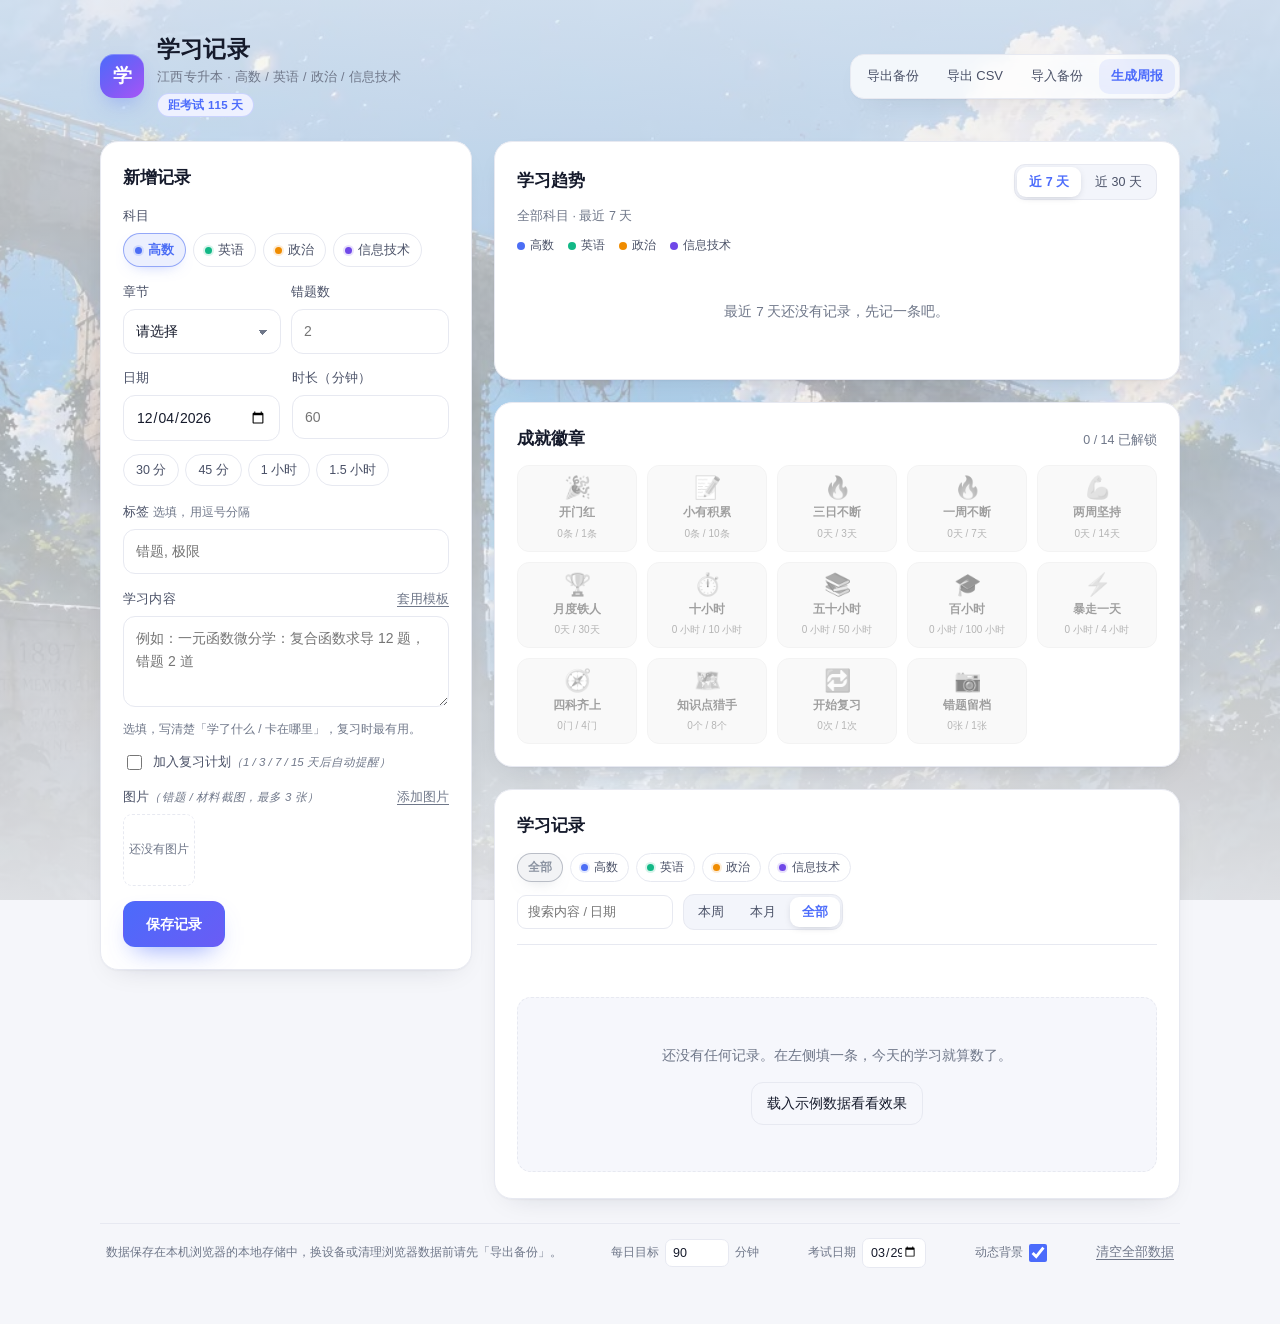
<file: index.html>
<!DOCTYPE html>
<html lang="zh-CN">
<head>
  <meta charset="UTF-8">
  <meta name="viewport" content="width=device-width, initial-scale=1, viewport-fit=cover">
  <title>学习记录 · 江西专升本（高数 / 英语 / 政治 / 信息技术）</title>
  <meta name="description" content="江西专升本个人学习记录：按科目与知识点记录每日学习内容与时长">

  <!-- PWA：加到主屏幕后全屏运行、有独立图标（manifest 由 app.js 在 http/https 下动态挂载，
       避免 file:// 打开时浏览器因 CORS 拒绝加载而在控制台报错） -->
  <meta name="theme-color" content="#4b6bfb">
  <meta name="mobile-web-app-capable" content="yes">
  <meta name="apple-mobile-web-app-capable" content="yes">
  <meta name="apple-mobile-web-app-status-bar-style" content="default">
  <meta name="apple-mobile-web-app-title" content="学习记录">
  <link rel="apple-touch-icon" href="apple-touch-icon.png">
  <link rel="icon" href="favicon.png" type="image/png">

  <link rel="stylesheet" href="styles.css">
</head>
<body>
  <!-- 动态背景（404 同款视频，本地压缩版；默认开，可在页脚关闭） -->
  <div class="app-bg" id="app-bg" aria-hidden="true">
    <video
      class="app-bg-video"
      id="bg-video"
      src="bg-app.mp4"
      poster="bg-app-poster.jpg"
      autoplay
      loop
      muted
      playsinline
      preload="auto"
    ></video>
    <div class="app-bg-scrim"></div>
  </div>

  <div class="app">
    <header class="app-header">
      <div class="brand">
        <span class="brand-mark" aria-hidden="true">学</span>
        <div class="brand-text">
          <h1>学习记录</h1>
          <p class="brand-sub">江西专升本 · 高数 / 英语 / 政治 / 信息技术</p>
          <p class="exam-pill" id="exam-pill" hidden></p>
        </div>
      </div>
      <div class="header-actions">
        <button type="button" class="btn ghost" id="export-btn">导出备份</button>
        <button type="button" class="btn ghost" id="csv-btn">导出 CSV</button>
        <button type="button" class="btn ghost" id="import-btn">导入备份</button>
        <button type="button" class="btn ghost accent-btn" id="report-btn">生成周报</button>
        <input type="file" id="import-input" accept=".json,application/json" hidden>
      </div>
    </header>

    <div class="banner" id="storage-warning" hidden>
      当前浏览器禁用了本地存储（可能处于无痕模式），本次记录不会被保存。建议换用普通窗口，或改用本地服务器方式打开。
    </div>

    <div class="banner" id="load-warning" hidden></div>

    <main class="layout">
      <!-- 录入 -->
      <section class="card form-card" aria-labelledby="form-title">
        <div class="card-head">
          <h2 id="form-title">新增记录</h2>
          <button type="button" class="collapse-btn" id="form-toggle" aria-expanded="true" aria-controls="record-form">收起</button>
        </div>

        <form id="record-form" novalidate>
          <div class="field">
            <span class="label" id="subject-label">科目</span>
            <div class="chips" id="subject-chips" role="group" aria-labelledby="subject-label"></div>
            <p class="err" id="err-subject" aria-live="polite" hidden></p>
          </div>

          <!-- 按科目切换的差异化字段（章节 / 错题数 / 词汇量…），由 app.js 动态渲染 -->
          <div class="extra-fields" id="extra-fields"></div>

          <div class="field-row">
            <div class="field">
              <label class="label" for="date-input">日期</label>
              <input type="date" id="date-input" aria-describedby="err-date" required>
              <p class="err" id="err-date" aria-live="polite" hidden></p>
            </div>
            <div class="field">
              <label class="label" for="minutes-input">时长（分钟）</label>
              <input type="number" id="minutes-input" min="1" max="1440" step="5" inputmode="numeric" placeholder="60" aria-describedby="err-minutes" required>
              <p class="err" id="err-minutes" aria-live="polite" hidden></p>
            </div>
          </div>

          <div class="quick-minutes" id="quick-minutes" role="group" aria-label="常用时长">
            <button type="button" class="quick-btn" data-minutes="30">30 分</button>
            <button type="button" class="quick-btn" data-minutes="45">45 分</button>
            <button type="button" class="quick-btn" data-minutes="60">1 小时</button>
            <button type="button" class="quick-btn" data-minutes="90">1.5 小时</button>
          </div>

          <div class="field">
            <label class="label" for="tags-input">标签 <span class="label-note">选填，用逗号分隔</span></label>
            <input type="text" id="tags-input" maxlength="80" placeholder="错题, 极限" aria-describedby="err-tags">
            <p class="err" id="err-tags" aria-live="polite" hidden></p>
          </div>

          <div class="field">
            <div class="label-row">
              <label class="label" for="content-input">学习内容</label>
              <button type="button" class="link" id="template-btn">套用模板</button>
            </div>
            <textarea id="content-input" rows="3" maxlength="2000" aria-describedby="content-hint err-content" placeholder="例如：一元函数微分学：复合函数求导 12 题，错题 2 道"></textarea>
            <p class="hint" id="content-hint">选填，写清楚「学了什么 / 卡在哪里」，复习时最有用。</p>
            <p class="err" id="err-content" aria-live="polite" hidden></p>
          </div>

          <label class="checkbox" for="review-input">
            <input type="checkbox" id="review-input">
            <span>加入复习计划<em class="label-note">（1 / 3 / 7 / 15 天后自动提醒）</em></span>
          </label>

          <div class="field">
            <div class="label-row">
              <span class="label" id="image-label">图片<em class="label-note">（错题 / 材料截图，最多 3 张）</em></span>
              <button type="button" class="link" id="image-btn">添加图片</button>
            </div>
            <div class="image-strip" id="image-strip" aria-labelledby="image-label"></div>
            <input type="file" id="image-input" accept="image/*" multiple hidden>
          </div>

          <p class="err form-err" id="err-form" aria-live="polite" hidden></p>

          <div class="form-actions">
            <button type="submit" class="btn primary" id="submit-btn">保存记录</button>
            <button type="button" class="btn ghost" id="cancel-btn" hidden>取消编辑</button>
          </div>
        </form>
      </section>

      <div class="stack">
        <!-- 今日复习 -->
        <section class="card review-card" id="review-card" aria-labelledby="review-title" hidden>
          <div class="list-head">
            <h2 id="review-title">今日复习</h2>
            <p class="list-count" id="review-count"></p>
          </div>
          <div class="review-list" id="review-list"></div>
        </section>

        <!-- 趋势图 -->
        <section class="card chart-card" aria-labelledby="chart-title">
          <div class="list-head">
            <h2 id="chart-title">学习趋势</h2>
            <div class="segmented" id="chart-range" role="group" aria-label="趋势时间范围">
              <button type="button" data-days="7" aria-pressed="true">近 7 天</button>
              <button type="button" data-days="30" aria-pressed="false">近 30 天</button>
            </div>
          </div>
          <p class="chart-meta" id="chart-meta"></p>
          <p class="chart-compare" id="chart-compare" hidden></p>
          <div class="legend" id="chart-legend"></div>
          <div class="chart" id="trend-chart"></div>
        </section>

        <!-- 知识点分布 -->
        <section class="card knowledge-card" id="knowledge-card" aria-labelledby="knowledge-title" hidden>
          <div class="list-head">
            <h2 id="knowledge-title">知识点分布</h2>
            <p class="list-count" id="knowledge-meta"></p>
          </div>
          <div class="knowledge-list" id="knowledge-list"></div>
        </section>

        <!-- 成就徽章 -->
        <section class="card badge-card" aria-labelledby="badge-title">
          <div class="list-head">
            <h2 id="badge-title">成就徽章</h2>
            <p class="list-count" id="badge-count"></p>
          </div>
          <div class="badge-grid" id="badge-grid"></div>
        </section>

        <!-- 查看 -->
        <section class="card list-card" aria-labelledby="list-title">
          <div class="list-head">
            <h2 id="list-title">学习记录</h2>
            <p class="list-count" id="list-count"></p>
          </div>

          <div class="filters">
            <div class="chips chips-sm" id="filter-subjects" role="group" aria-label="按科目筛选"></div>
            <div class="filters-tools">
              <input type="search" id="search-input" class="search-input" placeholder="搜索内容 / 日期" aria-label="搜索学习记录">
              <div class="segmented" id="filter-range" role="group" aria-label="按时间筛选">
                <button type="button" data-range="week">本周</button>
                <button type="button" data-range="month">本月</button>
                <button type="button" data-range="all">全部</button>
              </div>
            </div>
          </div>

          <div class="summary" id="summary"></div>

          <div class="totals" id="totals" hidden></div>

          <div class="tag-stats" id="tag-stats" hidden></div>

          <div class="records" id="records"></div>
        </section>
      </div>
    </main>

    <footer class="app-footer">
      <span>数据保存在本机浏览器的本地存储中，换设备或清理浏览器数据前请先「导出备份」。</span>
      <label class="goal-setting" for="goal-input">
        每日目标
        <input type="number" id="goal-input" min="10" max="1440" step="10" inputmode="numeric" aria-label="每日目标分钟数">
        分钟
      </label>
      <label class="goal-setting" for="exam-input">
        考试日期
        <input type="date" id="exam-input" aria-label="考试日期">
      </label>
      <label class="goal-setting toggle-setting" for="video-bg-input">
        动态背景
        <input type="checkbox" id="video-bg-input" aria-label="开关动态视频背景">
      </label>
      <button type="button" class="link danger" id="clear-btn">清空全部数据</button>
    </footer>
  </div>

  <dialog class="report-dialog" id="report-dialog" aria-labelledby="report-title">
    <div class="dialog-head">
      <h2 id="report-title">最近 7 天复盘</h2>
      <button type="button" class="icon-btn" id="report-close">关闭</button>
    </div>
    <pre class="report-text" id="report-text"></pre>
    <div class="dialog-actions">
      <button type="button" class="btn primary" id="report-copy">复制文字</button>
      <button type="button" class="btn" id="card-btn">生成战报图片</button>
      <span class="hint" id="report-hint">可直接粘贴到日记 / 复盘文档里</span>
    </div>
  </dialog>

  <dialog class="card-dialog" id="card-dialog" aria-label="本周战报卡片">
    <div class="dialog-head">
      <h2>本周战报</h2>
      <button type="button" class="icon-btn" id="card-close">关闭</button>
    </div>
    <div class="card-preview">
      <canvas id="card-canvas" width="1080" height="1440" aria-label="本周战报卡片图"></canvas>
    </div>
    <div class="dialog-actions">
      <button type="button" class="btn primary" id="card-download">保存图片</button>
      <span class="hint" id="card-hint">保存后可以发朋友圈 / 发给同学</span>
    </div>
  </dialog>

  <dialog class="image-dialog" id="image-dialog" aria-label="查看图片">
    <div class="dialog-head">
      <h2>错题图片</h2>
      <button type="button" class="icon-btn" id="image-close">关闭</button>
    </div>
    <div class="image-viewer-wrap">
      <img id="image-viewer" alt="记录图片">
    </div>
  </dialog>

  <div class="toast" id="toast" role="status" aria-live="polite" hidden>
    <span class="toast-text" id="toast-text"></span>
    <button type="button" class="toast-action" id="toast-action" hidden>撤销</button>
  </div>

  <script src="files.js"></script>
  <script src="store.js"></script>
  <script src="app.js"></script>
</body>
</html>
</file>
<file: styles.css>
/* ============================================================
   学习记录 —— 样式表
   设计原则：单列信息流、弱装饰、科目靠颜色区分，移动端优先可用
   ============================================================ */

:root {
  color-scheme: light;
  --bg: #f5f6fa;
  --bg-scrim-1: rgba(245, 246, 250, .84);
  --bg-scrim-2: rgba(245, 246, 250, .66);
  --bg-scrim-3: rgba(245, 246, 250, .90);
  --card: #ffffff;
  --surface: #f3f5fb;
  --text: #151a2b;
  --text-2: #4a5167;
  --muted: #6f7789;
  --line: #e7e9f1;
  --line-strong: #d6dae6;
  --accent: #4b6bfb;
  --accent-2: #8b5cf6;
  --accent-soft: #eef1ff;
  --on-accent: #ffffff;
  --danger: #d6336c;
  --warn: #e8590c;
  --success: #2f9e44;
  --radius: 18px;
  --radius-sm: 12px;
  --shadow: 0 1px 2px rgba(19, 25, 48, .04), 0 10px 30px -16px rgba(19, 25, 48, .18);
  --shadow-lg: 0 2px 4px rgba(19, 25, 48, .04), 0 24px 60px -28px rgba(19, 25, 48, .28);
  --ring: 0 0 0 3px rgba(75, 107, 251, .16);
}

@media (prefers-color-scheme: dark) {
  :root {
    color-scheme: dark; /* 让原生日期选择器图标跟随深色背景 */
    --bg: #0f1115;
  --bg-scrim-1: rgba(15, 17, 21, .86);
  --bg-scrim-2: rgba(15, 17, 21, .80);
  --bg-scrim-3: rgba(15, 17, 21, .94);
    --card: #171a21;
    --surface: #1c212b;
    --text: #eceff6;
    --text-2: #b9c0cd;
    --muted: #808897;
    --line: #262b35;
    --line-strong: #333a47;
    --accent: #8aa2ff;
    --accent-2: #b794ff;
    --accent-soft: #1d2333;
    --on-accent: #0b0f18; /* 浅色主按钮配深色文字，保证对比度 */
    --danger: #f06595;
    --warn: #ffa94d;
    --success: #63d471;
    --shadow: 0 1px 2px rgba(0, 0, 0, .35), 0 10px 30px -16px rgba(0, 0, 0, .6);
    --shadow-lg: 0 2px 6px rgba(0, 0, 0, .4), 0 24px 60px -28px rgba(0, 0, 0, .8);
    --ring: 0 0 0 3px rgba(138, 162, 255, .22);
  }
}

* { box-sizing: border-box; }

html, body {
  margin: 0;
  padding: 0;
}

body {
  background-color: var(--bg);
  background-image:
    radial-gradient(900px 420px at 12% -10%, rgba(75, 107, 251, .10), transparent 62%),
    radial-gradient(760px 380px at 92% -6%, rgba(139, 92, 246, .09), transparent 60%);
  background-attachment: fixed;
  color: var(--text);
  font-family: -apple-system, BlinkMacSystemFont, "Segoe UI", "PingFang SC",
    "Hiragino Sans GB", "Microsoft YaHei", "Source Han Sans SC", sans-serif;
  font-size: 15px;
  line-height: 1.6;
  -webkit-font-smoothing: antialiased;
  text-rendering: optimizeLegibility;
}

@media (prefers-color-scheme: dark) {
  body {
    background-image:
      radial-gradient(900px 420px at 12% -10%, rgba(75, 107, 251, .16), transparent 62%),
      radial-gradient(760px 380px at 92% -6%, rgba(139, 92, 246, .13), transparent 60%);
  }
}

h1, h2, h3, p { margin: 0; }

.app {
  max-width: 1120px;
  margin: 0 auto;
  padding: 36px 20px 56px;
}

/* ---------- 顶部 ---------- */

.app-header {
  display: flex;
  align-items: center;
  justify-content: space-between;
  gap: 20px;
  flex-wrap: wrap;
  margin-bottom: 24px;
}

.brand {
  display: flex;
  align-items: center;
  gap: 13px;
  min-width: 0;
}

.brand-mark {
  width: 44px;
  height: 44px;
  flex: 0 0 auto;
  border-radius: 14px;
  display: flex;
  align-items: center;
  justify-content: center;
  color: #fff;
  font-size: 19px;
  font-weight: 700;
  letter-spacing: 0;
  background: linear-gradient(140deg, #4b6bfb 0%, #7b5cf6 55%, #a855f7 100%);
  box-shadow: 0 10px 24px -10px rgba(75, 107, 251, .65), inset 0 1px 0 rgba(255, 255, 255, .25);
}

.brand-text { min-width: 0; }

.brand h1 {
  font-size: 23px;
  font-weight: 750;
  letter-spacing: .2px;
  line-height: 1.2;
}

.brand-sub {
  margin-top: 3px;
  color: var(--muted);
  font-size: 12.5px;
  letter-spacing: .3px;
}

.exam-pill {
  display: inline-flex;
  align-items: center;
  margin-top: 6px;
  font-size: 11.5px;
  font-weight: 650;
  color: var(--accent);
  background: var(--accent-soft);
  border: 1px solid color-mix(in srgb, var(--accent) 22%, transparent);
  border-radius: 999px;
  padding: 2px 10px;
  letter-spacing: .2px;
}

.exam-pill.urgent {
  color: var(--warn);
  background: color-mix(in srgb, var(--warn) 12%, transparent);
  border-color: color-mix(in srgb, var(--warn) 30%, transparent);
}

.exam-pill.past {
  color: var(--muted);
  background: var(--surface);
  border-color: var(--line);
}

.header-actions {
  display: flex;
  gap: 4px;
  padding: 4px;
  background: color-mix(in srgb, var(--card) 78%, transparent);
  border: 1px solid var(--line);
  border-radius: 14px;
  box-shadow: var(--shadow);
  backdrop-filter: blur(8px);
}

.header-actions .btn {
  border: 0;
  background: transparent;
  box-shadow: none;
  font-size: 13px;
  padding: 7px 12px;
  border-radius: 10px;
  color: var(--text-2);
}

.header-actions .btn:hover {
  background: var(--accent-soft);
  color: var(--accent);
}

.header-actions .btn.accent-btn {
  color: var(--accent);
  font-weight: 600;
  background: color-mix(in srgb, var(--accent) 9%, transparent);
}

/* ---------- 按钮 ---------- */

.btn {
  appearance: none;
  border: 1px solid var(--line);
  background: var(--card);
  color: var(--text);
  font: inherit;
  font-size: 14px;
  padding: 9px 15px;
  border-radius: var(--radius-sm);
  cursor: pointer;
  transition: background .18s, border-color .18s, transform .12s, box-shadow .18s, color .18s;
  white-space: nowrap;
}

.btn:hover { border-color: var(--line-strong); box-shadow: 0 6px 16px -10px rgba(19, 25, 48, .3); }
.btn:active { transform: translateY(1px); }

.btn:focus-visible,
.chip:focus-visible,
.quick-btn:focus-visible,
.icon-btn:focus-visible,
.link:focus-visible {
  outline: none;
  box-shadow: var(--ring);
}

.btn.primary {
  background: linear-gradient(135deg, var(--accent) 0%, #6a5cf5 100%);
  border-color: transparent;
  color: var(--on-accent);
  font-weight: 650;
  padding: 11px 22px;
  box-shadow: 0 12px 26px -12px rgba(75, 107, 251, .7);
}

.btn.primary:hover { filter: brightness(1.05); box-shadow: 0 16px 30px -12px rgba(75, 107, 251, .8); }

.btn.primary:hover { filter: brightness(1.06); }

.btn.ghost { background: transparent; }
.btn.ghost:hover { background: var(--accent-soft); }

.link {
  appearance: none;
  border: 0;
  background: none;
  padding: 0;
  font: inherit;
  font-size: 13px;
  color: var(--muted);
  cursor: pointer;
  text-decoration: underline;
  text-underline-offset: 3px;
}

.link.danger:hover { color: var(--danger); }

/* ---------- 提示条 ---------- */

.banner {
  border: 1px solid #f5c2c7;
  background: #fff5f5;
  color: #a61e4d;
  border-radius: 10px;
  padding: 10px 14px;
  font-size: 13px;
  margin-bottom: 16px;
}

@media (prefers-color-scheme: dark) {
  .banner { background: #2a1a20; border-color: #5c2b3c; color: #ffa8c5; }
}

/* ---------- 布局 ---------- */

.layout {
  display: grid;
  grid-template-columns: minmax(0, 372px) minmax(0, 1fr);
  gap: 22px;
  align-items: start;
}

.card {
  background-color: var(--card);
  background-image: linear-gradient(180deg, color-mix(in srgb, var(--card) 92%, #fff 8%), var(--card));
  border: 1px solid var(--line);
  border-radius: var(--radius);
  box-shadow: var(--shadow);
  padding: 22px;
  position: relative;
  transition: box-shadow .25s ease, border-color .25s ease;
}

.card:hover { box-shadow: var(--shadow-lg); }

@media (prefers-color-scheme: dark) {
  .card {
    background-image: linear-gradient(180deg, rgba(255, 255, 255, .02), transparent 60%);
  }
}

.form-card {
  position: sticky;
  top: 20px;
}

/* 右列：趋势图 + 记录列表纵向堆叠 */
.stack {
  display: flex;
  flex-direction: column;
  gap: 22px;
  min-width: 0;
}

/* ---------- 趋势图 ---------- */

.chart-meta {
  font-size: 12.5px;
  color: var(--muted);
  margin-top: 6px;
}

.legend {
  display: flex;
  flex-wrap: wrap;
  gap: 14px;
  margin-top: 10px;
  font-size: 12px;
  color: var(--text-2);
}

.legend-item {
  display: inline-flex;
  align-items: center;
  gap: 5px;
}

.legend-item .dot {
  width: 8px;
  height: 8px;
  border-radius: 50%;
  background: var(--c);
}

.chart {
  margin-top: 6px;
}

.trend-svg {
  display: block;
  width: 100%;
  height: auto;
  overflow: visible;
}

.trend-svg text {
  font-family: inherit;
}

.axis-text { font-size: 11px; fill: var(--muted); }
.grid-line { stroke: var(--line); stroke-width: 1; stroke-dasharray: 3 4; }
.axis-base { stroke: var(--line); stroke-width: 1; }
.bar-seg { transition: opacity .15s; }
.bar-hit:hover { fill: color-mix(in srgb, var(--text) 6%, transparent); }

.chart-empty {
  padding: 40px 0 34px;
  text-align: center;
  color: var(--muted);
  font-size: 13.5px;
}

.chart-compare {
  font-size: 12.5px;
  color: var(--muted);
  margin-top: 2px;
}

.chart-compare .up { color: #2f9e44; font-weight: 600; }
.chart-compare .down { color: #e8590c; font-weight: 600; }

.form-card h2,
.list-head h2 {
  font-size: 16.5px;
  font-weight: 750;
  letter-spacing: .1px;
}

/* 移动端：表单可折叠，方便先看记录 */
.card-head {
  display: flex;
  align-items: center;
  justify-content: space-between;
  gap: 12px;
}

.collapse-btn {
  display: none;
  appearance: none;
  border: 1px solid var(--line);
  background: var(--card);
  color: var(--text-2);
  font: inherit;
  font-size: 12.5px;
  line-height: 1.4;
  padding: 4px 12px;
  border-radius: 999px;
  cursor: pointer;
  transition: border-color .18s, color .18s, background .18s;
}

.collapse-btn:hover { border-color: var(--accent); color: var(--accent); background: var(--accent-soft); }

.form-card.collapsed #record-form { display: none; }
.form-card.collapsed .card-head { margin-bottom: 0; }

/* ---------- 表单 ---------- */

form { margin-top: 16px; }

.field { margin-bottom: 15px; min-width: 0; }

.field-row {
  display: grid;
  grid-template-columns: 1fr 1fr;
  gap: 12px;
}

.label {
  display: block;
  font-size: 12.5px;
  font-weight: 550;
  color: var(--text-2);
  margin-bottom: 7px;
  letter-spacing: .2px;
}

input[type="date"],
input[type="number"],
input[type="text"],
select,
textarea {
  width: 100%;
  font: inherit;
  font-size: 14px;
  color: var(--text);
  background: var(--card);
  border: 1px solid var(--line);
  border-radius: var(--radius-sm);
  padding: 10px 12px;
  outline: none;
  transition: border-color .18s, box-shadow .18s, background .18s;
}

select {
  cursor: pointer;
  background-image: linear-gradient(45deg, transparent 50%, var(--muted) 50%),
    linear-gradient(135deg, var(--muted) 50%, transparent 50%);
  background-position: calc(100% - 17px) 52%, calc(100% - 12px) 52%;
  background-size: 5px 5px, 5px 5px;
  background-repeat: no-repeat;
  appearance: none;
  padding-right: 32px;
}

textarea { resize: vertical; min-height: 82px; line-height: 1.65; }

input:hover, select:hover, textarea:hover { border-color: var(--line-strong); }

input:focus, select:focus, textarea:focus {
  border-color: var(--accent);
  background: var(--card);
  box-shadow: var(--ring);
}

input.invalid, select.invalid, textarea.invalid { border-color: var(--danger); box-shadow: 0 0 0 3px rgba(214, 51, 108, .14); }

/* ---------- 差异化字段 / 标签 / 复习勾选 ---------- */

.extra-fields:empty { display: none; }

.extra-fields {
  display: grid;
  grid-template-columns: 1fr 1fr;
  gap: 10px;
  margin-bottom: 14px;
}

.extra-fields .field { margin-bottom: 0; }

.label-row {
  display: flex;
  align-items: baseline;
  justify-content: space-between;
  gap: 10px;
}

.label-note {
  font-size: 11.5px;
  color: var(--muted);
  font-weight: 400;
}

.checkbox {
  display: flex;
  align-items: flex-start;
  gap: 8px;
  font-size: 13px;
  color: var(--text-2);
  margin: -2px 0 14px;
  cursor: pointer;
  line-height: 1.5;
}

.checkbox input {
  margin-top: 3px;
  width: 15px;
  height: 15px;
  accent-color: var(--accent);
  flex: 0 0 auto;
}

/* ---------- 图片附件 ---------- */

.image-strip {
  display: flex;
  flex-wrap: wrap;
  gap: 8px;
}

.image-strip:empty { display: none; }

.thumb {
  position: relative;
  width: 72px;
  height: 72px;
  border-radius: 9px;
  overflow: hidden;
  border: 1px solid var(--line);
  background: var(--bg);
}

.thumb img {
  width: 100%;
  height: 100%;
  object-fit: cover;
  display: block;
}

.thumb-del {
  position: absolute;
  top: 2px;
  right: 2px;
  width: 20px;
  height: 20px;
  border: 0;
  border-radius: 50%;
  background: rgba(15, 17, 21, .65);
  color: #fff;
  font-size: 13px;
  line-height: 20px;
  text-align: center;
  cursor: pointer;
  padding: 0;
}

.thumb-del:hover { background: var(--danger); }

.image-strip .thumb-empty {
  width: 72px;
  height: 72px;
  border: 1px dashed var(--line);
  border-radius: 9px;
  color: var(--muted);
  font-size: 12px;
  display: flex;
  align-items: center;
  justify-content: center;
  text-align: center;
  padding: 4px;
  line-height: 1.3;
}

.record-images {
  display: flex;
  flex-wrap: wrap;
  gap: 6px;
  margin-top: 8px;
}

.record-images img {
  width: 64px;
  height: 64px;
  object-fit: cover;
  border-radius: 7px;
  border: 1px solid var(--line);
  cursor: zoom-in;
  background: var(--bg);
}

.record-images img:hover { border-color: var(--accent); }

/* ---------- 图片查看弹窗 ---------- */

.image-dialog {
  width: min(920px, calc(100vw - 32px));
  border: 1px solid var(--line);
  border-radius: var(--radius);
  background: var(--card);
  color: var(--text);
  padding: 16px;
  box-shadow: 0 24px 60px -20px rgba(0, 0, 0, .5);
}

.image-dialog::backdrop { background: rgba(15, 17, 21, .6); }

.image-viewer-wrap { text-align: center; }

.image-viewer-wrap img {
  max-width: 100%;
  max-height: 74vh;
  border-radius: 8px;
  display: block;
  margin: 0 auto;
}

.hint {
  font-size: 12px;
  color: var(--muted);
  margin-top: 6px;
}

.err {
  font-size: 12px;
  color: var(--danger);
  margin-top: 6px;
}

.form-err {
  background: rgba(214, 51, 108, .08);
  border-radius: 8px;
  padding: 8px 10px;
}

/* ---------- 科目胶囊 ---------- */

.chips {
  display: flex;
  flex-wrap: wrap;
  gap: 7px;
}

.chip {
  appearance: none;
  font: inherit;
  font-size: 12.5px;
  color: var(--text-2);
  background: var(--card);
  border: 1px solid var(--line);
  border-radius: 999px;
  padding: 6px 11px;
  cursor: pointer;
  display: inline-flex;
  align-items: center;
  gap: 6px;
  transition: border-color .18s, color .18s, background .18s, box-shadow .18s, transform .12s;
}

.chip .dot {
  width: 7px;
  height: 7px;
  border-radius: 50%;
  background: var(--c);
  flex: 0 0 auto;
  box-shadow: 0 0 0 2px color-mix(in srgb, var(--c) 16%, transparent);
}

.chip:hover { border-color: var(--c); color: var(--text); transform: translateY(-1px); }

.chip[aria-pressed="true"] {
  border-color: color-mix(in srgb, var(--c) 55%, transparent);
  color: var(--c);
  background: color-mix(in srgb, var(--c) 11%, var(--card));
  font-weight: 650;
  box-shadow: 0 6px 16px -10px color-mix(in srgb, var(--c) 55%, transparent);
}

.chips-sm .chip { padding: 4px 10px; font-size: 12px; }

/* ---------- 常用时长快捷按钮 ---------- */

.quick-minutes {
  display: flex;
  flex-wrap: wrap;
  gap: 6px;
  margin: -2px 0 16px;
}

.quick-btn {
  appearance: none;
  font: inherit;
  font-size: 12.5px;
  color: var(--text-2);
  background: var(--card);
  border: 1px solid var(--line);
  border-radius: 999px;
  padding: 5px 12px;
  cursor: pointer;
  transition: border-color .18s, color .18s, background .18s, transform .12s;
}

.quick-btn:hover {
  border-color: var(--accent);
  color: var(--accent);
  background: var(--accent-soft);
  transform: translateY(-1px);
}

.quick-btn:active { transform: translateY(0); }

/* ---------- 搜索 ---------- */

.filters-tools {
  display: flex;
  align-items: center;
  gap: 10px;
  flex-wrap: wrap;
}

.search-input {
  width: 156px;
  font: inherit;
  font-size: 12.5px;
  color: var(--text);
  background: var(--card);
  border: 1px solid var(--line);
  border-radius: 9px;
  padding: 6px 10px;
  outline: none;
  transition: border-color .15s, box-shadow .15s;
}

.search-input:focus {
  border-color: var(--accent);
  box-shadow: 0 0 0 3px var(--accent-soft);
}

/* ---------- 分段控件 ---------- */

.segmented {
  display: inline-flex;
  align-items: center;
  gap: 2px;
  background: var(--surface);
  border: 1px solid var(--line);
  border-radius: 11px;
  padding: 2px;
  flex: 0 0 auto;
}

.segmented button {
  appearance: none;
  border: 0;
  background: transparent;
  font: inherit;
  font-size: 12.5px;
  color: var(--text-2);
  padding: 5px 12px;
  border-radius: 9px;
  cursor: pointer;
  transition: background .18s, color .18s, box-shadow .18s;
}

.segmented button:hover { color: var(--text); }

.segmented button[aria-pressed="true"] {
  background: var(--card);
  color: var(--accent);
  font-weight: 650;
  box-shadow: 0 2px 8px -4px rgba(19, 25, 48, .35);
}

/* ---------- 列表区 ---------- */

.list-head {
  display: flex;
  align-items: baseline;
  justify-content: space-between;
  gap: 12px;
}

.list-count {
  font-size: 12.5px;
  color: var(--muted);
}

.filters {
  display: flex;
  justify-content: space-between;
  align-items: center;
  gap: 12px;
  flex-wrap: wrap;
  margin: 14px 0 4px;
  padding-bottom: 14px;
  border-bottom: 1px solid var(--line);
}

/* ---------- 汇总 ---------- */

.summary {
  display: flex;
  flex-wrap: wrap;
  gap: 10px;
  padding: 16px 0;
  border-bottom: 1px solid var(--line);
}

.summary:empty { display: none; }

.stat {
  flex: 1 1 96px;
  background: var(--surface);
  border: 1px solid var(--line);
  border-radius: 13px;
  padding: 10px 13px;
  transition: border-color .2s, background .2s;
}

.stat:hover { border-color: var(--line-strong); }

.stat-value {
  display: block;
  font-size: 15.5px;
  font-weight: 700;
  letter-spacing: -.1px;
  font-variant-numeric: tabular-nums;
  white-space: nowrap;
}

.stat:first-child .stat-value { color: var(--accent); }

.stat-label {
  display: block;
  font-size: 11.5px;
  color: var(--muted);
  margin-top: 1px;
}

/* 每日目标进度环 */
.goal-stat {
  display: flex;
  align-items: center;
  gap: 11px;
  flex: 0 0 auto;
  background: linear-gradient(135deg, color-mix(in srgb, var(--accent) 8%, var(--card)), var(--card));
  border-color: color-mix(in srgb, var(--accent) 20%, var(--line));
}

.goal-ring {
  width: 48px;
  height: 48px;
  flex: 0 0 auto;
  filter: drop-shadow(0 4px 10px rgba(75, 107, 251, .18));
}

.goal-ring circle { fill: none; stroke-width: 5; }
.goal-ring .ring-bg { stroke: color-mix(in srgb, var(--accent) 14%, var(--line)); }
.goal-ring .ring-fg {
  stroke: var(--accent);
  stroke-linecap: round;
  transform: rotate(-90deg);
  transform-origin: 50% 50%;
  transition: stroke-dashoffset .45s cubic-bezier(.4, 0, .2, 1);
}

.goal-ring.done .ring-fg { stroke: var(--success); }

.goal-text { font-size: 11.5px; color: var(--muted); line-height: 1.45; }
.goal-text b {
  display: block;
  font-size: 14.5px;
  color: var(--text);
  font-variant-numeric: tabular-nums;
  letter-spacing: -.1px;
}

/* ---------- 累计指标 ---------- */

.totals {
  display: flex;
  flex-wrap: wrap;
  align-items: center;
  gap: 8px;
  padding: 12px 0 2px;
}

.totals-label {
  font-size: 12px;
  color: var(--muted);
}

.total-chip {
  display: inline-flex;
  align-items: baseline;
  gap: 5px;
  font-size: 12px;
  color: var(--text-2);
  background: var(--surface);
  border: 1px solid var(--line);
  border-radius: 999px;
  padding: 3px 10px;
}

.total-chip b {
  color: var(--accent);
  font-size: 13px;
  font-variant-numeric: tabular-nums;
}

.total-chip-label { color: var(--muted); }

/* ---------- 知识点分布 ---------- */

.knowledge-list {
  margin-top: 14px;
  display: flex;
  flex-direction: column;
  gap: 14px;
}

.knowledge-group-head {
  display: flex;
  align-items: center;
  gap: 8px;
  margin-bottom: 6px;
}

.knowledge-field {
  font-size: 11.5px;
  color: var(--muted);
}

.knowledge-row {
  display: grid;
  grid-template-columns: minmax(90px, 1.1fr) minmax(60px, 1.6fr) auto auto;
  gap: 10px;
  align-items: center;
  width: 100%;
  text-align: left;
  font: inherit;
  border: 0;
  background: transparent;
  padding: 5px 6px;
  border-radius: 9px;
  cursor: pointer;
  transition: background .15s;
}

.knowledge-row:hover { background: var(--surface); }

.knowledge-name {
  font-size: 12.5px;
  color: var(--text-2);
  overflow: hidden;
  text-overflow: ellipsis;
  white-space: nowrap;
}

.knowledge-bar {
  height: 7px;
  border-radius: 999px;
  background: var(--line);
  overflow: hidden;
}

.knowledge-bar-fill {
  display: block;
  height: 100%;
  border-radius: 999px;
  background: var(--c);
}

.knowledge-value {
  font-size: 12px;
  color: var(--text-2);
  white-space: nowrap;
  font-variant-numeric: tabular-nums;
}

.knowledge-extra {
  font-size: 11.5px;
  color: var(--muted);
  white-space: nowrap;
}

/* ---------- 标签统计 ---------- */

.tag-stats {
  display: flex;
  flex-wrap: wrap;
  align-items: center;
  gap: 8px;
  padding: 12px 0 4px;
}

.tag-stats-label {
  font-size: 12px;
  color: var(--muted);
}

.tag-chip {
  appearance: none;
  font: inherit;
  font-size: 12px;
  color: var(--text-2);
  background: var(--bg);
  border: 1px solid var(--line);
  border-radius: 999px;
  padding: 4px 10px;
  cursor: pointer;
  display: inline-flex;
  align-items: center;
  gap: 6px;
}

.tag-chip:hover { border-color: var(--accent); color: var(--accent); }

.tag-chip[aria-pressed="true"] {
  border-color: var(--accent);
  color: var(--accent);
  background: var(--accent-soft);
  font-weight: 600;
}

.tag-chip .tag-minutes { color: var(--muted); font-variant-numeric: tabular-nums; }

/* ---------- 今日复习 ---------- */

.review-list { margin-top: 12px; display: flex; flex-direction: column; gap: 8px; }

.review-item {
  display: flex;
  align-items: flex-start;
  justify-content: space-between;
  gap: 12px;
  padding: 12px 14px;
  border: 1px solid var(--line);
  border-radius: 12px;
  background: var(--surface);
}

.review-main { min-width: 0; }

.review-head {
  display: flex;
  align-items: center;
  gap: 8px;
  flex-wrap: wrap;
  font-size: 12.5px;
  color: var(--muted);
}

.review-text {
  margin-top: 3px;
  font-size: 13.5px;
  color: var(--text-2);
  overflow-wrap: anywhere;
}

.review-due { font-size: 12px; color: var(--danger); }
.review-empty { font-size: 13px; color: var(--muted); }

/* ---------- 周报弹窗 ---------- */

.report-dialog {
  width: min(560px, calc(100vw - 32px));
  border: 1px solid var(--line);
  border-radius: var(--radius);
  background: var(--card);
  color: var(--text);
  padding: 20px;
  box-shadow: 0 24px 60px -20px rgba(0, 0, 0, .45);
}

.report-dialog::backdrop { background: rgba(15, 17, 21, .45); }

.dialog-head {
  display: flex;
  align-items: baseline;
  justify-content: space-between;
  gap: 12px;
  margin-bottom: 12px;
}

.dialog-head h2 { font-size: 16px; font-weight: 650; }

.report-text {
  margin: 0;
  padding: 14px;
  background: var(--bg);
  border-radius: 10px;
  border: 1px solid var(--line);
  font-family: inherit;
  font-size: 13.5px;
  line-height: 1.8;
  white-space: pre-wrap;
  overflow-wrap: anywhere;
  max-height: 46vh;
  overflow: auto;
}

.dialog-actions {
  display: flex;
  align-items: center;
  gap: 12px;
  margin-top: 14px;
  flex-wrap: wrap;
}

/* ---------- 每日目标设置 ---------- */

.goal-setting {
  display: inline-flex;
  align-items: center;
  gap: 6px;
  font-size: 12px;
  color: var(--muted);
}

.goal-setting input {
  width: 64px;
  font: inherit;
  font-size: 12.5px;
  color: var(--text);
  background: var(--card);
  border: 1px solid var(--line);
  border-radius: 7px;
  padding: 3px 7px;
  outline: none;
}

.goal-setting input:focus { border-color: var(--accent); }

.bars {
  flex: 1 1 100%;
  display: flex;
  flex-direction: column;
  gap: 6px;
  margin-top: 4px;
}

.bar-row {
  display: grid;
  grid-template-columns: 56px 1fr auto;
  align-items: center;
  gap: 10px;
  font-size: 12.5px;
  color: var(--text-2);
}

.bar-track {
  height: 6px;
  border-radius: 999px;
  background: var(--line);
  overflow: hidden;
}

.bar-fill {
  height: 100%;
  border-radius: 999px;
  background: var(--c);
  transition: width .3s ease;
}

.bar-value {
  font-variant-numeric: tabular-nums;
  color: var(--muted);
  white-space: nowrap;
}

/* ---------- 记录 ---------- */

.records { padding-top: 4px; }

.day + .day { margin-top: 20px; }

.day-head {
  display: flex;
  align-items: baseline;
  justify-content: space-between;
  gap: 10px;
  font-size: 12.5px;
  font-weight: 650;
  color: var(--text-2);
  padding: 10px 2px 6px;
  letter-spacing: .2px;
}

.day-head > span:first-child {
  display: inline-flex;
  align-items: center;
  gap: 7px;
}

.day-head > span:first-child::before {
  content: '';
  width: 6px;
  height: 6px;
  border-radius: 50%;
  background: var(--line-strong);
}

.day-total {
  font-weight: 400;
  font-size: 12px;
  color: var(--muted);
}

.record {
  position: relative;
  display: flex;
  justify-content: space-between;
  gap: 12px;
  padding: 12px 12px 12px 16px;
  border-radius: 13px;
  border: 1px solid transparent;
  transition: background .18s, border-color .18s, box-shadow .18s, transform .18s;
}

/* 左侧科目色条：一眼分辨科目，不需要读文字 */
.record::before {
  content: '';
  position: absolute;
  left: 6px;
  top: 13px;
  bottom: 13px;
  width: 3px;
  border-radius: 3px;
  background: var(--c);
  opacity: .85;
}

/* 正在编辑的那条要一眼能认出来，否则容易改错行 */
.record.editing {
  background: color-mix(in srgb, var(--accent) 8%, var(--card));
  border-color: color-mix(in srgb, var(--accent) 45%, transparent);
}

.record:hover {
  background: var(--bg);
  border-color: var(--line);
  box-shadow: 0 8px 20px -16px rgba(19, 25, 48, .4);
}

.record-main { min-width: 0; flex: 1; }

.record-head {
  display: flex;
  align-items: center;
  gap: 8px;
  flex-wrap: wrap;
}

.badge {
  font-size: 12px;
  font-weight: 650;
  color: var(--c);
  background: color-mix(in srgb, var(--c) 12%, transparent);
  border-radius: 999px;
  padding: 2px 9px;
  white-space: nowrap;
}

.dur {
  font-size: 13.5px;
  font-weight: 700;
  font-variant-numeric: tabular-nums;
  letter-spacing: -.1px;
}

.content {
  margin-top: 4px;
  font-size: 14px;
  color: var(--text-2);
  white-space: pre-wrap;
  overflow-wrap: anywhere;
}

.content.empty { color: var(--muted); font-style: italic; }

.record-meta {
  display: flex;
  flex-wrap: wrap;
  align-items: center;
  gap: 6px;
  margin-top: 6px;
}

.meta-chip {
  font-size: 11.5px;
  color: var(--text-2);
  background: var(--bg);
  border-radius: 6px;
  padding: 1px 7px;
}

.tag-mini {
  appearance: none;
  font: inherit;
  font-size: 11.5px;
  color: var(--accent);
  background: transparent;
  border: 1px solid color-mix(in srgb, var(--accent) 35%, transparent);
  border-radius: 999px;
  padding: 0 8px;
  cursor: pointer;
}

.tag-mini:hover { background: var(--accent-soft); }

.review-badge {
  font-size: 11.5px;
  color: var(--warn);
  border: 1px solid color-mix(in srgb, var(--warn) 35%, transparent);
  border-radius: 999px;
  padding: 0 8px;
}

.record-actions {
  display: flex;
  gap: 2px;
  align-items: flex-start;
  flex: 0 0 auto;
}

.icon-btn {
  appearance: none;
  border: 0;
  background: transparent;
  color: var(--muted);
  font: inherit;
  font-size: 12.5px;
  padding: 3px 7px;
  border-radius: 7px;
  cursor: pointer;
}

.icon-btn:hover { background: var(--accent-soft); color: var(--accent); }
.icon-btn.danger:hover { background: rgba(214, 51, 108, .1); color: var(--danger); }

/* ---------- 空状态 ---------- */

.empty-state {
  text-align: center;
  padding: 46px 18px;
  color: var(--muted);
  border: 1px dashed var(--line);
  border-radius: 14px;
  margin: 14px 0 4px;
  background: color-mix(in srgb, var(--surface) 75%, transparent);
}

.empty-state p { font-size: 14px; }
.empty-state .btn { margin-top: 16px; }

/* ---------- 底部 ---------- */

.app-footer {
  display: flex;
  justify-content: space-between;
  align-items: center;
  gap: 16px;
  flex-wrap: wrap;
  margin-top: 24px;
  padding: 14px 6px 0;
  border-top: 1px solid var(--line);
  font-size: 12px;
  color: var(--muted);
}

/* ---------- Toast ---------- */

.toast {
  position: fixed;
  left: 50%;
  bottom: 28px;
  transform: translateX(-50%) translateY(8px);
  display: flex;
  align-items: center;
  gap: 14px;
  background: #1b2333;
  color: #fff;
  font-size: 13.5px;
  padding: 10px 18px;
  border-radius: 10px;
  box-shadow: 0 10px 30px -10px rgba(0, 0, 0, .5);
  opacity: 0;
  transition: opacity .2s, transform .2s;
  pointer-events: none;
  z-index: 20;
  max-width: calc(100vw - 40px);
}

/* display:flex 会盖住 UA 的 [hidden]{display:none}，必须显式声明 */
.toast[hidden] { display: none; }

.toast.show { opacity: 1; transform: translateX(-50%) translateY(0); }

/* 整个提示条不拦截点击，只有"撤销"按钮可点：避免挡住底下的按钮造成误触 */
.toast-action { pointer-events: auto; }

.toast-action {
  appearance: none;
  border: 0;
  background: transparent;
  color: #9db6ff;
  font: inherit;
  font-size: 13px;
  font-weight: 600;
  padding: 2px 4px;
  border-radius: 6px;
  cursor: pointer;
  flex: 0 0 auto;
}

.toast-action:hover { text-decoration: underline; }
.toast-action[hidden] { display: none; }

/* ---------- 细节与动效 ---------- */

::selection {
  background: color-mix(in srgb, var(--accent) 24%, transparent);
}

@keyframes riseIn {
  from { opacity: 0; transform: translateY(8px); }
  to { opacity: 1; transform: translateY(0); }
}

.card { animation: riseIn .4s cubic-bezier(.22, .61, .36, 1) both; }

.stack > .card:nth-child(2) { animation-delay: .06s; }
.stack > .card:nth-child(3) { animation-delay: .11s; }

.report-dialog::backdrop,
.image-dialog::backdrop {
  background: rgba(10, 14, 26, .52);
  backdrop-filter: blur(3px);
}

.toast {
  border-radius: 13px;
  box-shadow: 0 18px 44px -16px rgba(0, 0, 0, .55), inset 0 1px 0 rgba(255, 255, 255, .06);
  backdrop-filter: blur(10px);
  background: rgba(22, 28, 44, .92);
}


/* ---------- 成就徽章 ---------- */

.badge-grid {
  display: grid;
  grid-template-columns: repeat(5, minmax(0, 1fr));
  gap: 10px;
  margin-top: 14px;
}

.badge-item {
  appearance: none;
  font: inherit;
  border: 1px solid var(--line);
  background: var(--surface);
  border-radius: 12px;
  padding: 11px 6px 9px;
  display: flex;
  flex-direction: column;
  align-items: center;
  gap: 4px;
  cursor: pointer;
  filter: grayscale(1);
  opacity: .55;
  transition: transform .15s, border-color .15s, background .15s, opacity .15s;
}

.badge-item:hover {
  transform: translateY(-2px);
  opacity: .85;
  border-color: var(--line-strong);
}

.badge-item.unlocked {
  filter: none;
  opacity: 1;
  background: color-mix(in srgb, var(--accent) 8%, var(--card));
  border-color: color-mix(in srgb, var(--accent) 25%, var(--line));
}

.badge-icon { font-size: 22px; line-height: 1; }

.badge-name {
  font-size: 11.5px;
  font-weight: 650;
  color: var(--text-2);
  text-align: center;
  max-width: 100%;
  white-space: nowrap;
  overflow: hidden;
  text-overflow: ellipsis;
}

.badge-progress {
  font-size: 10px;
  color: var(--muted);
  text-align: center;
  max-width: 100%;
  white-space: nowrap;
  overflow: hidden;
  text-overflow: ellipsis;
}

.badge-item.unlocked .badge-progress { color: var(--accent); }

/* ---------- 目标达成彩纸 ---------- */

.confetti-layer {
  position: fixed;
  inset: 0;
  pointer-events: none;
  overflow: hidden;
  z-index: 60;
}

.confetti-piece {
  position: absolute;
  top: -24px;
  width: 9px;
  height: 14px;
  border-radius: 2px;
  animation-name: confettiFall;
  animation-timing-function: linear;
  animation-fill-mode: forwards;
}

@keyframes confettiFall {
  0% { transform: translateY(-24px) rotate(0deg); opacity: 1; }
  100% { transform: translateY(105vh) rotate(700deg); opacity: 0; }
}

/* ---------- 战报卡片弹窗 ---------- */

.card-dialog {
  width: min(560px, calc(100vw - 24px));
  border: 1px solid var(--line);
  border-radius: var(--radius);
  background: var(--card);
  color: var(--text);
  padding: 16px;
  box-shadow: 0 24px 60px -20px rgba(0, 0, 0, .5);
}

.card-dialog::backdrop {
  background: rgba(10, 14, 26, .55);
  backdrop-filter: blur(3px);
}

.card-preview {
  max-height: 58vh;
  overflow: auto;
  border-radius: 12px;
  background: var(--surface);
}

.card-preview canvas {
  display: block;
  width: 100%;
  height: auto;
  border-radius: 12px;
}

/* ---------- 动态背景（404 同款视频，本地压缩版） ---------- */

.app-bg {
  display: none;
  position: fixed;
  inset: 0;
  z-index: -2;
  overflow: hidden;
  pointer-events: none;
  background: #0b1020;
}

body.video-bg-on .app-bg { display: block; }

.app-bg-video {
  position: absolute;
  inset: 0;
  width: 100%;
  height: 100%;
  object-fit: cover;
  opacity: 1;
}

/* 只压一层浅色/深色雾面保证文字可读，不是纯色遮罩 */
.app-bg-scrim {
  position: absolute;
  inset: 0;
  background: linear-gradient(
    180deg,
    var(--bg-scrim-1) 0%,
    var(--bg-scrim-2) 45%,
    var(--bg-scrim-3) 100%
  );
}

.toggle-setting input[type="checkbox"] {
  width: 18px;
  height: 18px;
  margin: 0;
  accent-color: var(--accent);
  cursor: pointer;
}
/* ---------- 响应式 ---------- */

@media (max-width: 900px) {
  .layout { grid-template-columns: 1fr; }
  .badge-grid { grid-template-columns: repeat(4, minmax(0, 1fr)); }
  .form-card { position: static; }
  .collapse-btn { display: inline-flex; align-items: center; justify-content: center; }
}

@media (max-width: 520px) {
  .app {
    padding: 22px 14px calc(44px + env(safe-area-inset-bottom));
  }
  .card { padding: 17px; }
  .brand-mark { width: 40px; height: 40px; border-radius: 12px; font-size: 17px; }
  .app-header { gap: 14px; margin-bottom: 18px; }
  .header-actions { width: 100%; }
  .header-actions .btn { flex: 1 1 auto; }
  .header-actions .btn.accent-btn { flex: 1.2 1 auto; }
  /* 窄屏统计用两列网格：比一行一条省一半高度 */
  .summary { display: grid; grid-template-columns: 1fr 1fr; gap: 8px; }
  .summary .bars { grid-column: 1 / -1; }
  .summary .goal-stat { grid-column: 1 / -1; }
  .stat {
    display: flex;
    align-items: baseline;
    justify-content: space-between;
    flex: initial;
    padding: 9px 13px;
  }
  .stat-value { order: 2; font-size: 15px; }
  .stat-label { order: 1; }
  /* 目标环独占整行，但内容要紧凑靠左，不要被 space-between 拉到两端 */
  .summary .goal-stat {
    justify-content: flex-start;
    align-items: center;
    gap: 14px;
  }
  .summary .goal-stat .goal-text { flex: 1 1 auto; }
  /* 标签统计横向滑动，避免 400px 宽时换 3 行 */
  #tag-stats {
    flex-wrap: nowrap;
    overflow-x: auto;
    scrollbar-width: none;
    -webkit-overflow-scrolling: touch;
    padding-bottom: 6px;
  }
  #tag-stats::-webkit-scrollbar { display: none; }
  #tag-stats .tag-stats-label,
  #tag-stats .tag-chip { flex: 0 0 auto; }
  .brand h1 { font-size: 19px; }
  .btn { padding: 7px 12px; font-size: 13px; }
  .field-row { grid-template-columns: 1fr 1fr; gap: 10px; }
  .record { padding: 10px 6px 10px 16px; }
  .filters { gap: 10px; }
  /* 科目筛选横向滑动，不换行，省一行高度 */
  #filter-subjects {
    flex-wrap: nowrap;
    overflow-x: auto;
    scrollbar-width: none;
    -webkit-overflow-scrolling: touch;
    padding-bottom: 2px;
  }
  #filter-subjects::-webkit-scrollbar { display: none; }
  #filter-subjects .chip { flex: 0 0 auto; }
  /* 窄屏下搜索框独占一行，避免和筛选按钮挤在一起 */
  .filters-tools { width: 100%; justify-content: space-between; }
  .search-input { flex: 1 1 140px; width: auto; min-width: 120px; }
  /* 长内容先折 4 行，点一下展开 */
  .content.clampable {
    display: -webkit-box;
    -webkit-line-clamp: 4;
    -webkit-box-orient: vertical;
    overflow: hidden;
    cursor: pointer;
  }
  .content.clampable.expanded {
    display: block;
    -webkit-line-clamp: unset;
    overflow: visible;
  }
  .toast { bottom: calc(24px + env(safe-area-inset-bottom)); }
  .badge-grid { grid-template-columns: repeat(3, minmax(0, 1fr)); gap: 8px; }
  /* 知识点行在窄屏隐藏附加指标，避免挤压 */
  .knowledge-row { grid-template-columns: minmax(84px, 1.2fr) minmax(48px, 1fr) auto; }
  .knowledge-extra { display: none; }
}

/* 触摸设备：把点击目标放大，避免"想点编辑却点到删除" */
@media (pointer: coarse) {
  .icon-btn { min-height: 40px; min-width: 46px; padding: 8px 10px; font-size: 13px; }
  .chip { min-height: 40px; }
  .segmented button { min-height: 40px; padding: 6px 14px; }
  .btn { min-height: 42px; }
  .link { padding: 8px 2px; }
}

@media (prefers-reduced-motion: reduce) {
  * { transition: none !important; animation: none !important; }
  html { scroll-behavior: auto !important; }
}
</file>
